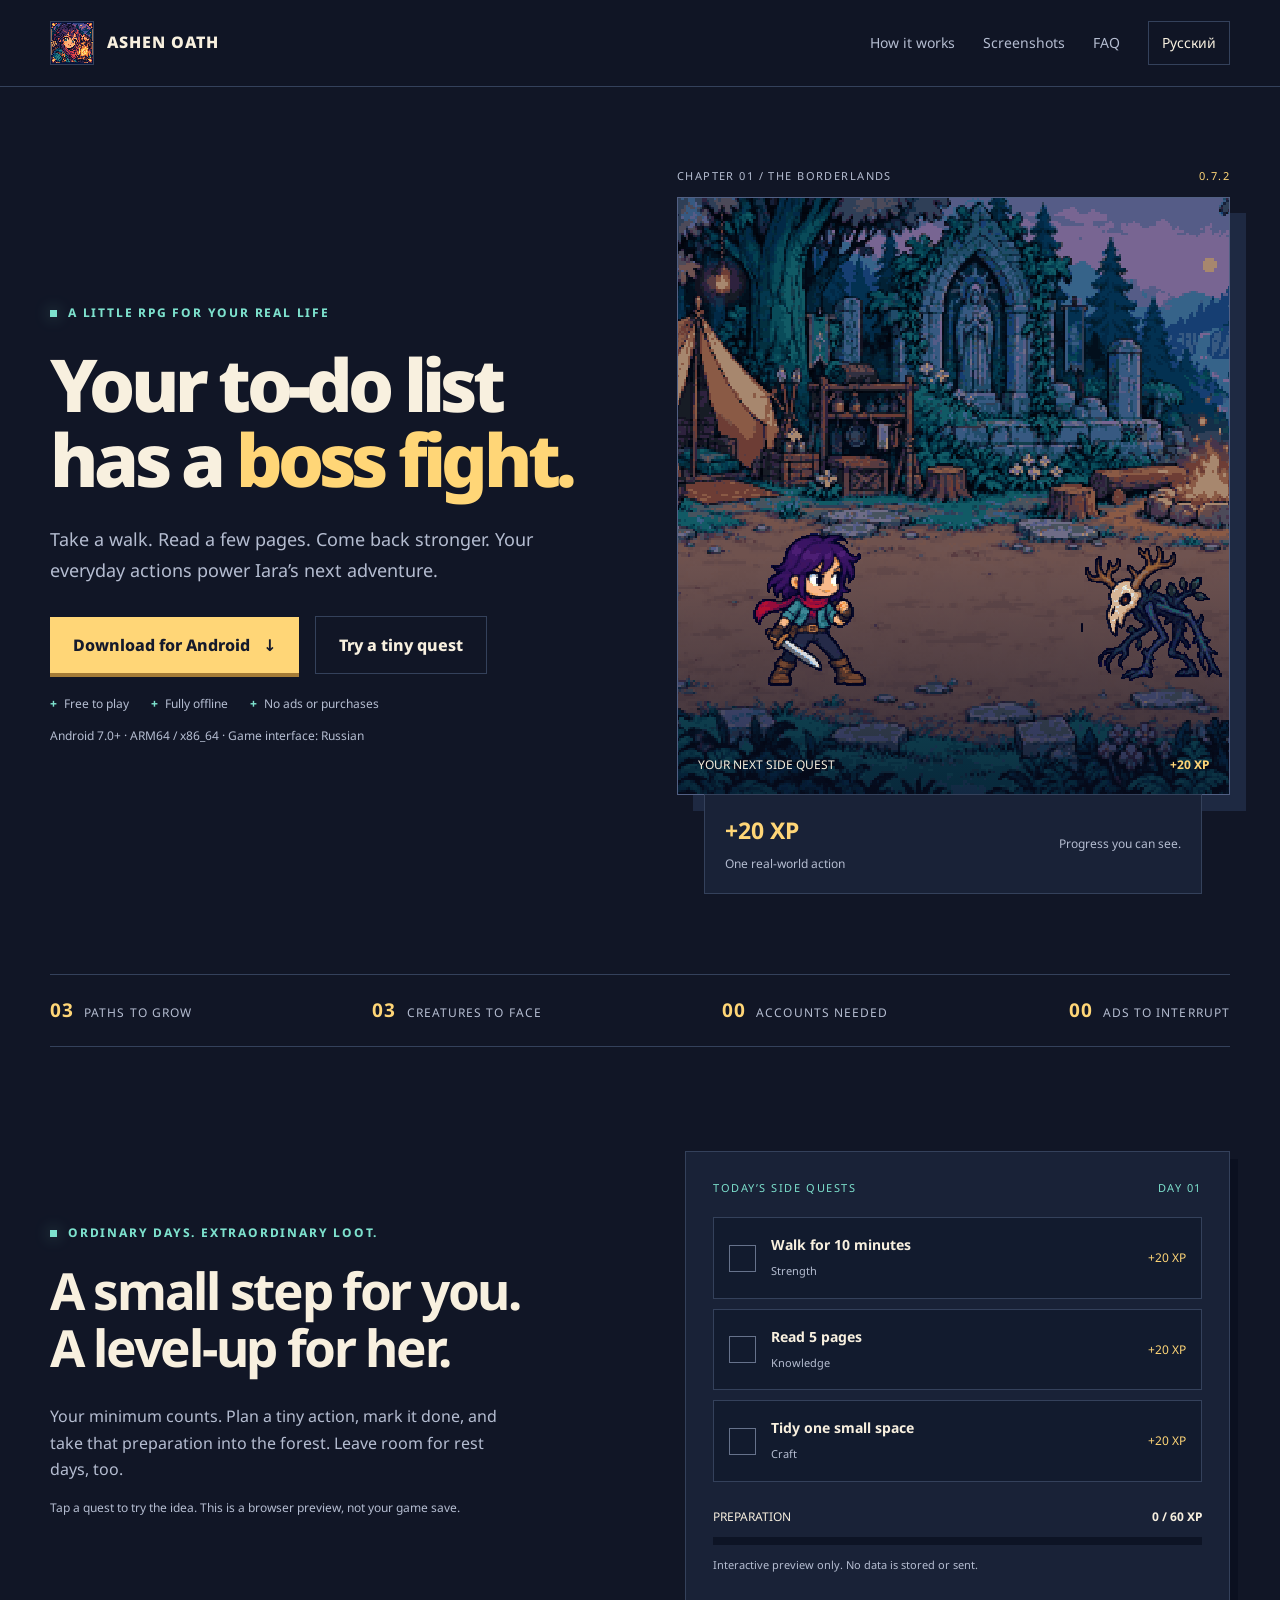
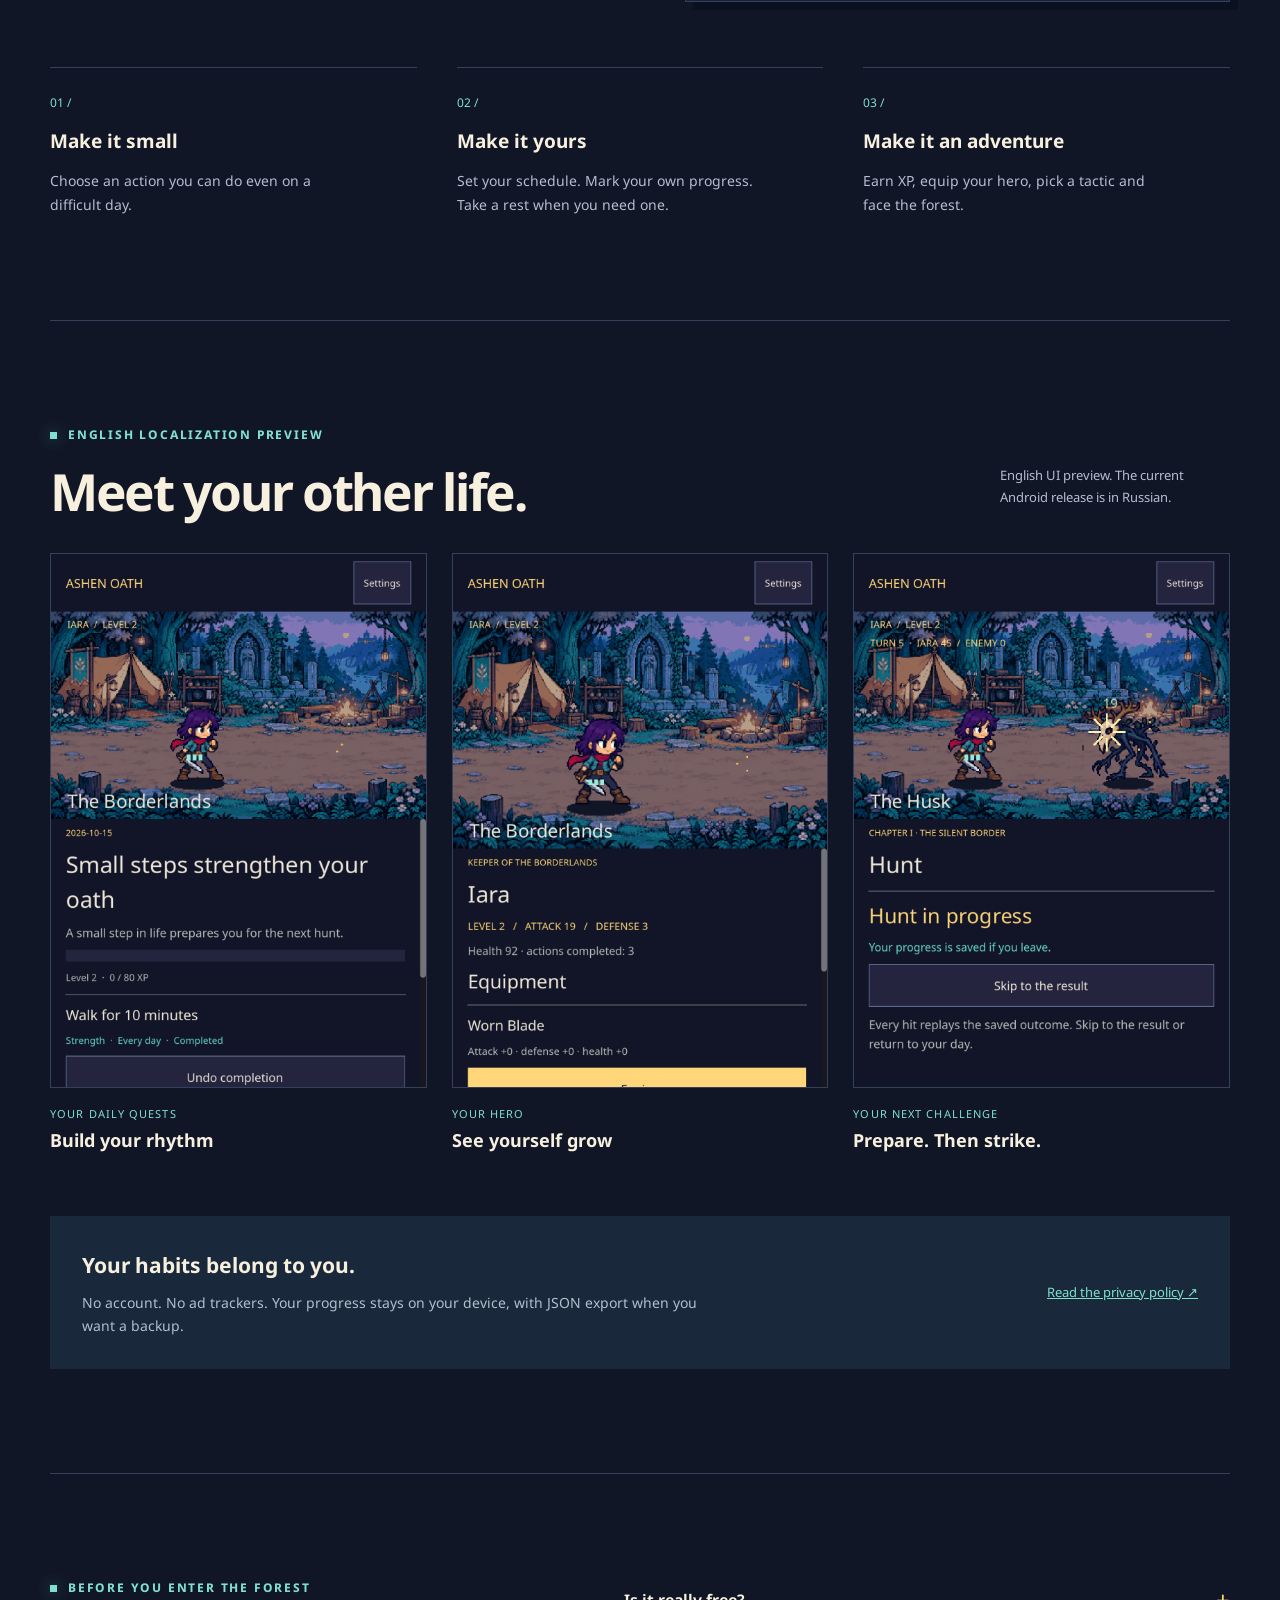
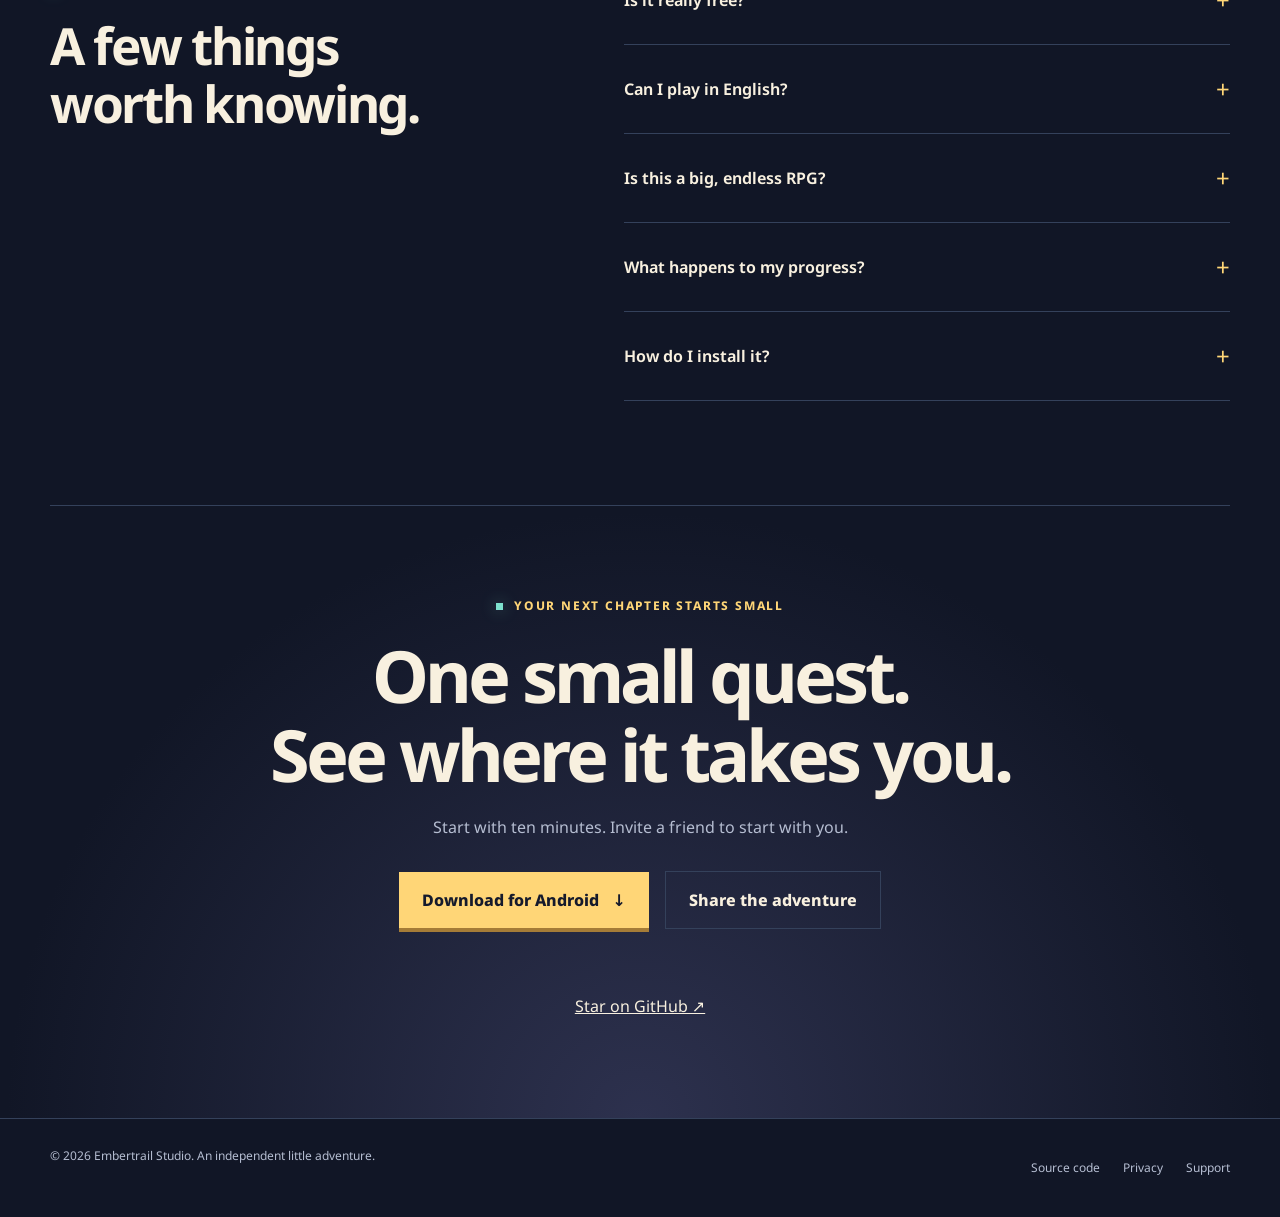
<file: docs/index.html>
<!doctype html>
<html lang="en">
<head>
<meta charset="utf-8"><meta name="viewport" content="width=device-width,initial-scale=1"><meta name="theme-color" content="#111626">
<title>Ashen Oath — Your to-do list has a boss fight.</title>
<meta name="description" content="Turn real-world habits into pixel-world victories. A free offline habit RPG for Android. No ads or purchases. Game interface in Russian.">
<link rel="canonical" href="https://edrystarz.github.io/ashen-oath/">
<link rel="alternate" hreflang="en" href="https://edrystarz.github.io/ashen-oath/"><link rel="alternate" hreflang="ru" href="https://edrystarz.github.io/ashen-oath/ru/">
<meta property="og:type" content="website"><meta property="og:title" content="Ashen Oath — Your to-do list has a boss fight."><meta property="og:description" content="Small real-world steps. Pixel-world victories. A free offline Android RPG."><meta property="og:url" content="https://edrystarz.github.io/ashen-oath/"><meta property="og:image" content="https://edrystarz.github.io/ashen-oath/site-assets/social-card.png"><meta name="twitter:card" content="summary_large_image">
<link rel="icon" href="site-assets/icon.png"><link rel="stylesheet" href="site.css"><script src="site.js" defer></script>
</head>
<body id="top" data-copied="Link copied. Send it to your party." data-share-fallback="Copy this address to share:">
<a class="skip" href="#main">Skip to content</a>
<header><nav class="wrap" aria-label="Main navigation"><a class="brand" href="#top"><img src="site-assets/icon.png" width="44" height="44" alt=""><span>ASHEN OATH</span></a><div class="nav-links"><a href="#quest">How it works</a><a href="#screens">Screenshots</a><a href="#faq">FAQ</a><a class="lang" href="ru/" lang="ru">Русский</a></div></nav></header>
<main id="main"><div class="wrap">
<section class="hero"><div><div class="eyebrow">A LITTLE RPG FOR YOUR REAL LIFE</div><h1>Your to-do list<br>has a <span>boss fight.</span></h1><p class="intro">Take a walk. Read a few pages. Come back stronger. Your everyday actions power Iara’s next adventure.</p><div class="actions"><a class="button download" href="https://github.com/EdryStarz/ashen-oath/releases/download/v0.7.2/ashen-oath-0.7.2-release.apk">Download for Android <span aria-hidden="true">↓</span></a><a class="button secondary" href="#quest">Try a tiny quest</a></div><div class="facts"><span>Free to play</span><span>Fully offline</span><span>No ads or purchases</span></div><p class="small">Android 7.0+ · ARM64 / x86_64 · Game interface: Russian</p></div><div class="world" role="img" aria-label="Iara faces a forest creature in the pixel camp"><div class="world-label"><span>CHAPTER 01 / THE BORDERLANDS</span><span>0.7.2</span></div><div class="stage"><div class="sprite iara"></div><div class="sprite husk"></div><div class="stage-tag"><span>YOUR NEXT SIDE QUEST</span><b>+20 XP</b></div></div><div class="world-note"><div><strong>+20 XP</strong><br><span>One real-world action</span></div><span>Progress you can see.</span></div></div></section>
<div class="ribbon"><span><b>03</b>Paths to grow</span><span><b>03</b>Creatures to face</span><span><b>00</b>Accounts needed</span><span><b>00</b>Ads to interrupt</span></div>
<section class="section" id="quest"><div class="quest-layout"><div class="quest-copy"><div class="eyebrow">ORDINARY DAYS. EXTRAORDINARY LOOT.</div><h2>A small step for you.<br>A level-up for her.</h2><p>Your minimum counts. Plan a tiny action, mark it done, and take that preparation into the forest. Leave room for rest days, too.</p><p class="small">Tap a quest to try the idea. This is a browser preview, not your game save.</p></div><div class="quest-box"><div class="quest-top"><span>TODAY’S SIDE QUESTS</span><span>DAY 01</span></div>
<button type="button" class="quest" aria-pressed="false"><span class="quest-mark" aria-hidden="true">✓</span><span><strong>Walk for 10 minutes</strong><em>Strength</em></span><span class="xp">+20 XP</span></button>
<button type="button" class="quest" aria-pressed="false"><span class="quest-mark" aria-hidden="true">✓</span><span><strong>Read 5 pages</strong><em>Knowledge</em></span><span class="xp">+20 XP</span></button>
<button type="button" class="quest" aria-pressed="false"><span class="quest-mark" aria-hidden="true">✓</span><span><strong>Tidy one small space</strong><em>Craft</em></span><span class="xp">+20 XP</span></button>
<div class="progress-top"><span>PREPARATION</span><strong id="xp-value" aria-live="polite">0 / 60 XP</strong></div><div class="xp-bar" role="progressbar" aria-label="Preparation" aria-valuemin="0" aria-valuemax="60" aria-valuenow="0"><div class="xp-fill"></div></div><p class="demo-note">Interactive preview only. No data is stored or sent.</p></div></div>
<div class="steps"><div><span class="step-number">01 /</span><h3>Make it small</h3><p>Choose an action you can do even on a difficult day.</p></div><div><span class="step-number">02 /</span><h3>Make it yours</h3><p>Set your schedule. Mark your own progress. Take a rest when you need one.</p></div><div><span class="step-number">03 /</span><h3>Make it an adventure</h3><p>Earn XP, equip your hero, pick a tactic and face the forest.</p></div></div></section>
<section class="section" id="screens"><div class="gallery-head" lang="en"><div><div class="eyebrow">ENGLISH LOCALIZATION PREVIEW</div><h2>Meet your other life.</h2></div><p>English UI preview. The current Android release is in Russian.</p></div><div class="screens" lang="en">
<button class="screen" data-image="site-assets/screen-habits-en.png" aria-label="Daily quests"><figure><img src="site-assets/screen-habits-en.png" width="1080" height="1920" loading="lazy" alt="English preview of the habit planner"></figure><small>YOUR DAILY QUESTS</small><b>Build your rhythm</b></button>
<button class="screen" data-image="site-assets/screen-hero-en.png" aria-label="Your hero"><figure><img src="site-assets/screen-hero-en.png" width="1080" height="1920" loading="lazy" alt="English preview of Iara and her equipment"></figure><small>YOUR HERO</small><b>See yourself grow</b></button>
<button class="screen" data-image="site-assets/screen-battle-en.png" aria-label="Battle"><figure><img src="site-assets/screen-battle-en.png" width="1080" height="1920" loading="lazy" alt="English preview of the forest battle"></figure><small>YOUR NEXT CHALLENGE</small><b>Prepare. Then strike.</b></button></div>
<div class="privacy-strip"><div><h3>Your habits belong to you.</h3><p>No account. No ad trackers. Your progress stays on your device, with JSON export when you want a backup.</p></div><a href="rustore/privacy-policy.html">Read the privacy policy ↗</a></div></section>
<section class="section faq-grid" id="faq"><div><div class="eyebrow">BEFORE YOU ENTER THE FOREST</div><h2>A few things<br>worth knowing.</h2></div><div>
<details><summary>Is it really free?</summary><p>Yes. This build has no ads, subscriptions or in-app purchases.</p></details>
<details><summary>Can I play in English?</summary><p>This website is bilingual. The current Android game interface is Russian. An English game translation is not included in version 0.7.2.</p></details>
<details><summary>Is this a big, endless RPG?</summary><p>It is a small first chapter: three creatures, progression, equipment and a habit planner. No multiplayer, cloud sync or reminders yet.</p></details>
<details><summary>What happens to my progress?</summary><p>It is saved locally. Export your JSON from the Journal before uninstalling or changing from an old debug build to a release build. Deleting the app without a backup removes local progress.</p></details>
<details><summary>How do I install it?</summary><p>Download the APK from our GitHub release, open it on a compatible Android device and allow installation from that source when Android asks. You need Android 7.0+ and a 64-bit ARM or x86 device.</p></details>
</div></section></div>
<section class="closing"><div class="wrap"><div class="eyebrow">YOUR NEXT CHAPTER STARTS SMALL</div><h2>One small quest.<br>See where it takes you.</h2><p>Start with ten minutes. Invite a friend to start with you.</p><div class="actions"><a class="button download" href="https://github.com/EdryStarz/ashen-oath/releases/download/v0.7.2/ashen-oath-0.7.2-release.apk">Download for Android <span aria-hidden="true">↓</span></a><button class="button secondary share" type="button">Share the adventure</button></div><p class="share-status" role="status" aria-live="polite"></p><a href="https://github.com/EdryStarz/ashen-oath">Star on GitHub ↗</a></div></section>
</main><footer><div class="wrap footer-row"><span>© 2026 Embertrail Studio. An independent little adventure.</span><div class="footer-links"><a href="https://github.com/EdryStarz/ashen-oath">Source code</a><a href="rustore/privacy-policy.html">Privacy</a><a href="mailto:edrystars@gmail.com">Support</a></div></div></footer>
<dialog id="screenshot-dialog"><img alt=""><button type="button" data-close>Close screenshot</button></dialog>
</body></html>
</file>
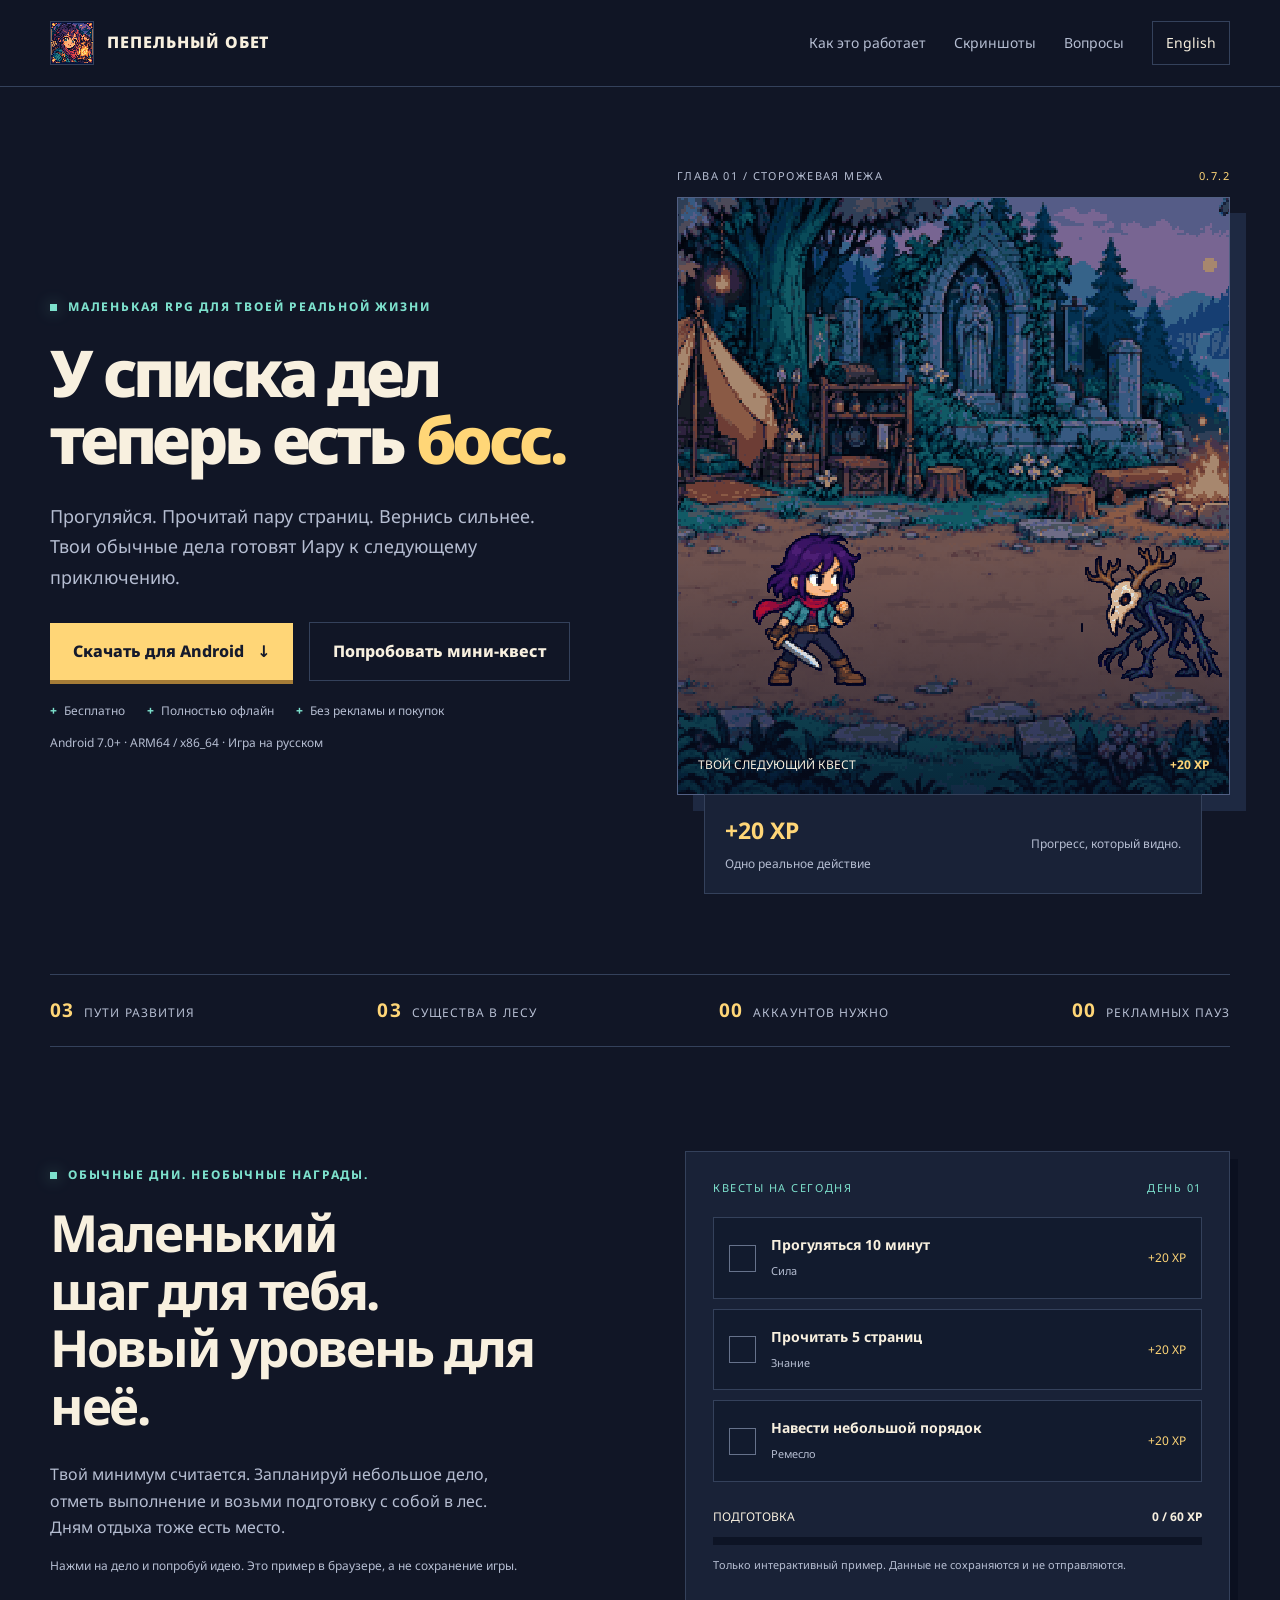
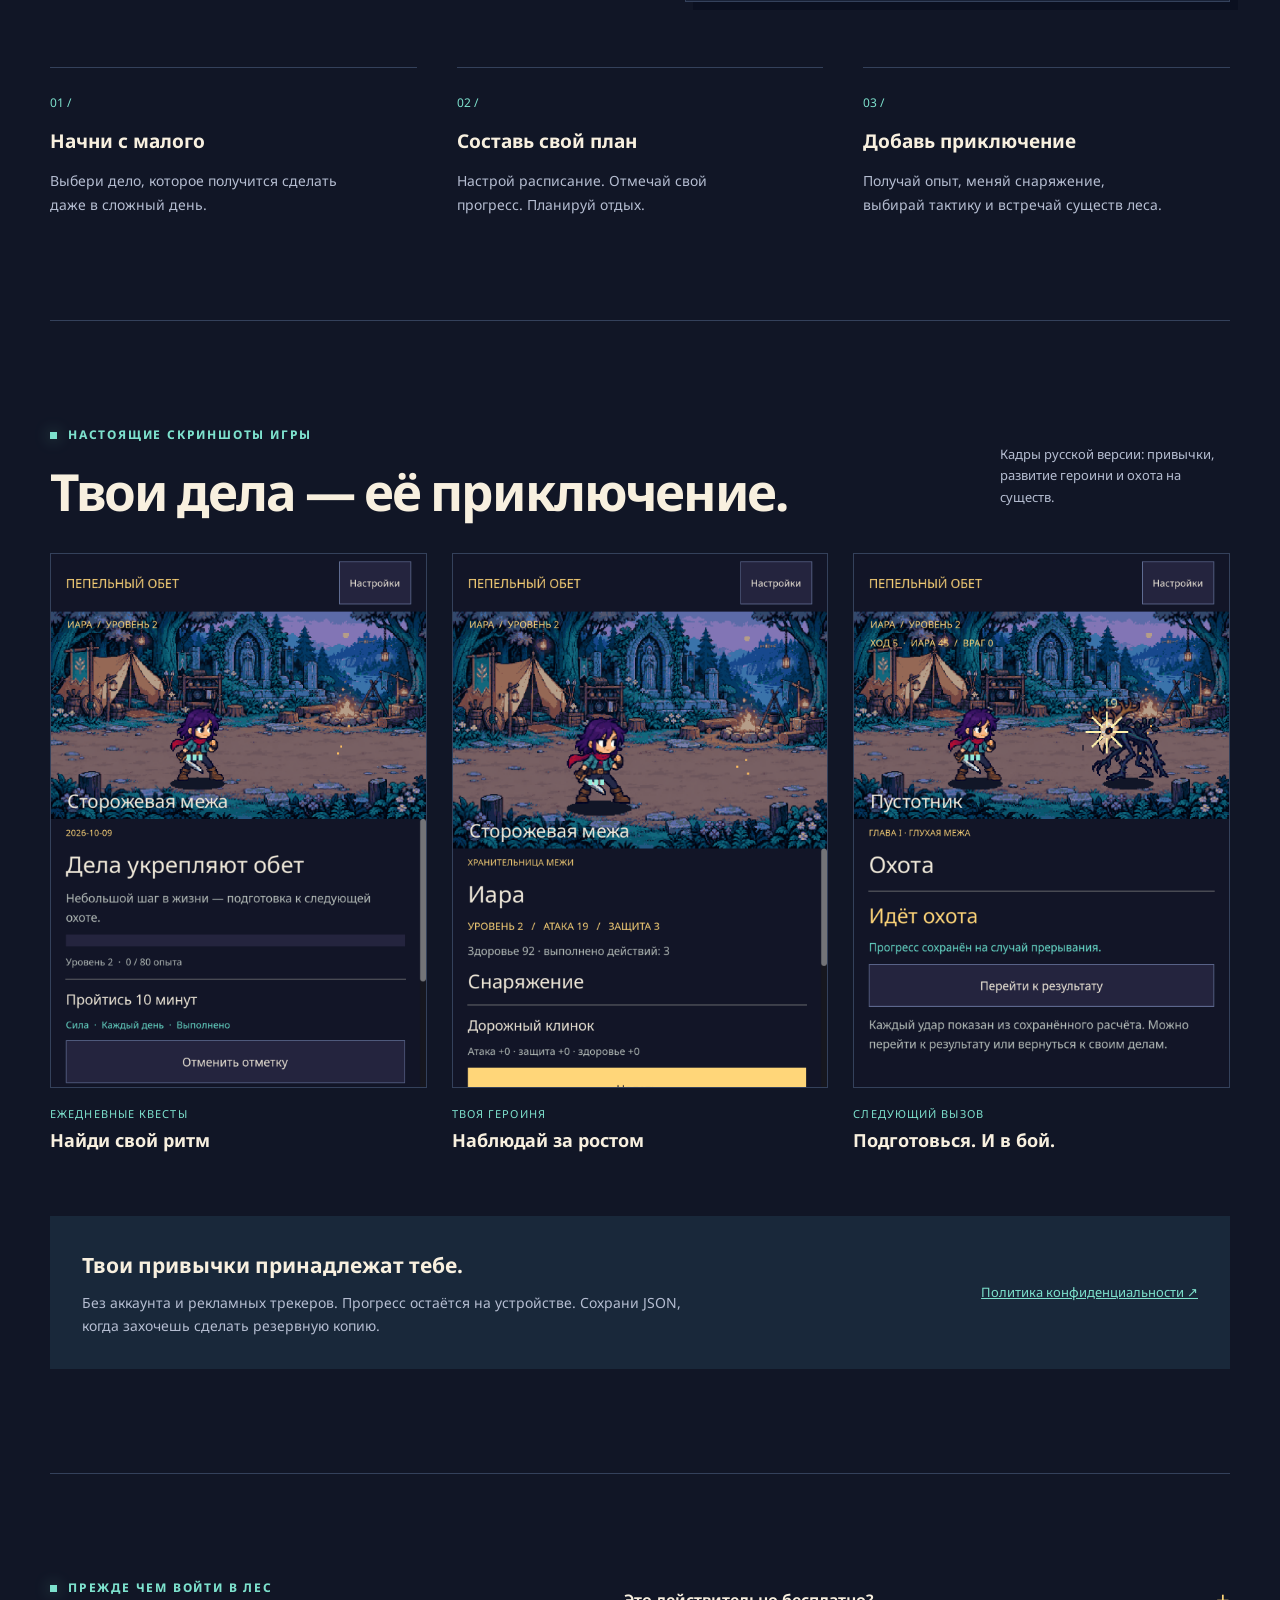
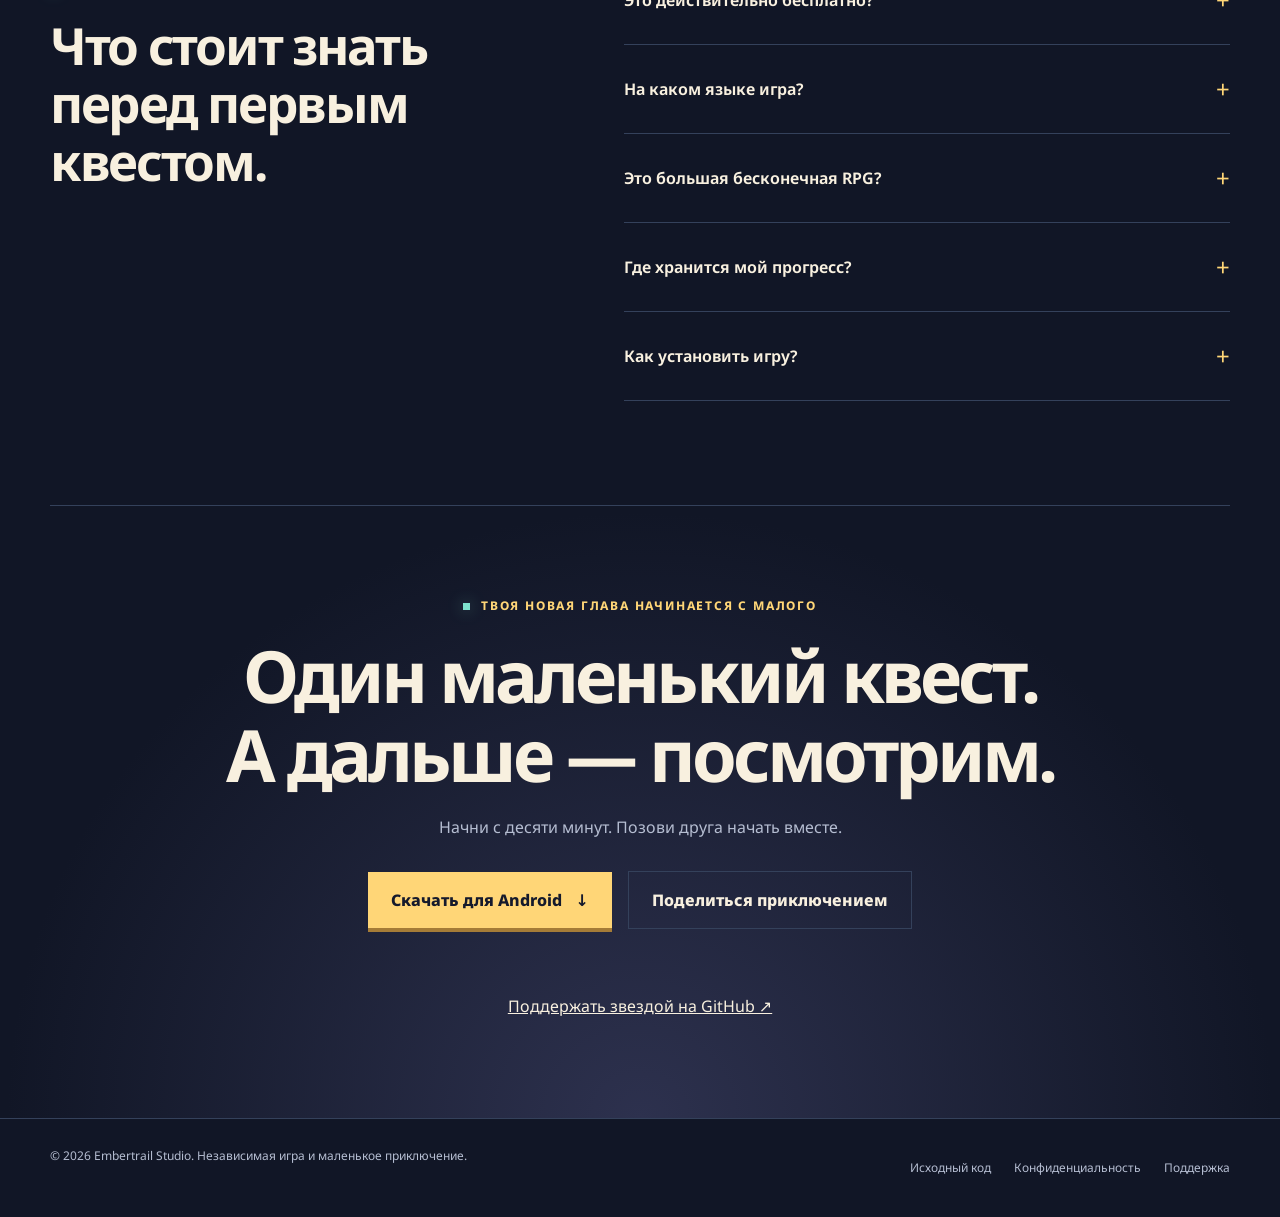
<file: docs/ru/index.html>
<!doctype html>
<html lang="ru">
<head>
<meta charset="utf-8"><meta name="viewport" content="width=device-width,initial-scale=1"><meta name="theme-color" content="#111626">
<title>Пепельный обет — у списка дел теперь есть босс.</title>
<meta name="description" content="Превращай реальные привычки в победы пиксельного героя. Бесплатная офлайн RPG для Android без рекламы и покупок.">
<link rel="canonical" href="https://edrystarz.github.io/ashen-oath/ru/">
<link rel="alternate" hreflang="en" href="https://edrystarz.github.io/ashen-oath/"><link rel="alternate" hreflang="ru" href="https://edrystarz.github.io/ashen-oath/ru/">
<meta property="og:type" content="website"><meta property="og:title" content="Пепельный обет — у списка дел теперь есть босс."><meta property="og:description" content="Маленькие реальные шаги. Победы пиксельного героя. Бесплатная офлайн RPG для Android."><meta property="og:url" content="https://edrystarz.github.io/ashen-oath/ru/"><meta property="og:image" content="https://edrystarz.github.io/ashen-oath/site-assets/social-card.png"><meta name="twitter:card" content="summary_large_image">
<link rel="icon" href="../site-assets/icon.png"><link rel="stylesheet" href="../site.css"><script src="../site.js" defer></script>
</head>
<body id="top" data-copied="Ссылка скопирована. Отправь её своей команде." data-share-fallback="Скопируй адрес и поделись приключением:">
<a class="skip" href="#main">Перейти к содержимому</a>
<header><nav class="wrap" aria-label="Основная навигация"><a class="brand" href="#top"><img src="../site-assets/icon.png" width="44" height="44" alt=""><span>ПЕПЕЛЬНЫЙ ОБЕТ</span></a><div class="nav-links"><a href="#quest">Как это работает</a><a href="#screens">Скриншоты</a><a href="#faq">Вопросы</a><a class="lang" href="../" lang="en">English</a></div></nav></header>
<main id="main"><div class="wrap">
<section class="hero"><div><div class="eyebrow">МАЛЕНЬКАЯ RPG ДЛЯ ТВОЕЙ РЕАЛЬНОЙ ЖИЗНИ</div><h1>У списка дел<br>теперь есть <span>босс.</span></h1><p class="intro">Прогуляйся. Прочитай пару страниц. Вернись сильнее. Твои обычные дела готовят Иару к следующему приключению.</p><div class="actions"><a class="button download" href="https://github.com/EdryStarz/ashen-oath/releases/download/v0.7.2/ashen-oath-0.7.2-release.apk">Скачать для Android <span aria-hidden="true">↓</span></a><a class="button secondary" href="#quest">Попробовать мини-квест</a></div><div class="facts"><span>Бесплатно</span><span>Полностью офлайн</span><span>Без рекламы и покупок</span></div><p class="small">Android 7.0+ · ARM64 / x86_64 · Игра на русском</p></div><div class="world" role="img" aria-label="Иара и лесное существо в пиксельном лагере"><div class="world-label"><span>ГЛАВА 01 / СТОРОЖЕВАЯ МЕЖА</span><span>0.7.2</span></div><div class="stage"><div class="sprite iara"></div><div class="sprite husk"></div><div class="stage-tag"><span>ТВОЙ СЛЕДУЮЩИЙ КВЕСТ</span><b>+20 XP</b></div></div><div class="world-note"><div><strong>+20 XP</strong><br><span>Одно реальное действие</span></div><span>Прогресс, который видно.</span></div></div></section>
<div class="ribbon"><span><b>03</b>Пути развития</span><span><b>03</b>Существа в лесу</span><span><b>00</b>Аккаунтов нужно</span><span><b>00</b>Рекламных пауз</span></div>
<section class="section" id="quest"><div class="quest-layout"><div class="quest-copy"><div class="eyebrow">ОБЫЧНЫЕ ДНИ. НЕОБЫЧНЫЕ НАГРАДЫ.</div><h2>Маленький шаг для тебя.<br>Новый уровень для неё.</h2><p>Твой минимум считается. Запланируй небольшое дело, отметь выполнение и возьми подготовку с собой в лес. Дням отдыха тоже есть место.</p><p class="small">Нажми на дело и попробуй идею. Это пример в браузере, а не сохранение игры.</p></div><div class="quest-box"><div class="quest-top"><span>КВЕСТЫ НА СЕГОДНЯ</span><span>ДЕНЬ 01</span></div>
<button type="button" class="quest" aria-pressed="false"><span class="quest-mark" aria-hidden="true">✓</span><span><strong>Прогуляться 10 минут</strong><em>Сила</em></span><span class="xp">+20 XP</span></button>
<button type="button" class="quest" aria-pressed="false"><span class="quest-mark" aria-hidden="true">✓</span><span><strong>Прочитать 5 страниц</strong><em>Знание</em></span><span class="xp">+20 XP</span></button>
<button type="button" class="quest" aria-pressed="false"><span class="quest-mark" aria-hidden="true">✓</span><span><strong>Навести небольшой порядок</strong><em>Ремесло</em></span><span class="xp">+20 XP</span></button>
<div class="progress-top"><span>ПОДГОТОВКА</span><strong id="xp-value" aria-live="polite">0 / 60 XP</strong></div><div class="xp-bar" role="progressbar" aria-label="Подготовка" aria-valuemin="0" aria-valuemax="60" aria-valuenow="0"><div class="xp-fill"></div></div><p class="demo-note">Только интерактивный пример. Данные не сохраняются и не отправляются.</p></div></div>
<div class="steps"><div><span class="step-number">01 /</span><h3>Начни с малого</h3><p>Выбери дело, которое получится сделать даже в сложный день.</p></div><div><span class="step-number">02 /</span><h3>Составь свой план</h3><p>Настрой расписание. Отмечай свой прогресс. Планируй отдых.</p></div><div><span class="step-number">03 /</span><h3>Добавь приключение</h3><p>Получай опыт, меняй снаряжение, выбирай тактику и встречай существ леса.</p></div></div></section>
<section class="section" id="screens"><div class="gallery-head" lang="ru"><div><div class="eyebrow">НАСТОЯЩИЕ СКРИНШОТЫ ИГРЫ</div><h2>Твои дела — её приключение.</h2></div><p>Кадры русской версии: привычки, развитие героини и охота на существ.</p></div><div class="screens" lang="ru">
<button class="screen" data-image="../site-assets/screen-habits.png" aria-label="Ежедневные квесты"><figure><img src="../site-assets/screen-habits.png" width="1080" height="1920" loading="lazy" alt="Планировщик привычек с русским интерфейсом"></figure><small>ЕЖЕДНЕВНЫЕ КВЕСТЫ</small><b>Найди свой ритм</b></button>
<button class="screen" data-image="../site-assets/screen-hero.png" aria-label="Твоя героиня"><figure><img src="../site-assets/screen-hero.png" width="1080" height="1920" loading="lazy" alt="Иара, уровень героя и снаряжение на русском"></figure><small>ТВОЯ ГЕРОИНЯ</small><b>Наблюдай за ростом</b></button>
<button class="screen" data-image="../site-assets/screen-battle.png" aria-label="Бой"><figure><img src="../site-assets/screen-battle.png" width="1080" height="1920" loading="lazy" alt="Охота на Пустотника с русским интерфейсом"></figure><small>СЛЕДУЮЩИЙ ВЫЗОВ</small><b>Подготовься. И в бой.</b></button></div>
<div class="privacy-strip"><div><h3>Твои привычки принадлежат тебе.</h3><p>Без аккаунта и рекламных трекеров. Прогресс остаётся на устройстве. Сохрани JSON, когда захочешь сделать резервную копию.</p></div><a href="../rustore/privacy-policy.html">Политика конфиденциальности ↗</a></div></section>
<section class="section faq-grid" id="faq"><div><div class="eyebrow">ПРЕЖДЕ ЧЕМ ВОЙТИ В ЛЕС</div><h2>Что стоит знать<br>перед первым квестом.</h2></div><div>
<details><summary>Это действительно бесплатно?</summary><p>Да. В этой версии нет рекламы, подписок и встроенных покупок.</p></details>
<details><summary>На каком языке игра?</summary><p>Сайт доступен на русском и английском. Текущий интерфейс Android-игры — на русском. Английского перевода самой игры в версии 0.7.2 пока нет.</p></details>
<details><summary>Это большая бесконечная RPG?</summary><p>Это небольшая первая глава: три существа, развитие героя, снаряжение и планировщик привычек. Мультиплеера, облачной синхронизации и напоминаний пока нет.</p></details>
<details><summary>Где хранится мой прогресс?</summary><p>На устройстве. Перед удалением приложения или переходом со старой debug-сборки на release экспортируй JSON через «Журнал». Без резервной копии удаление приложения приведёт к потере локального прогресса.</p></details>
<details><summary>Как установить игру?</summary><p>Скачай APK из нашего релиза GitHub, открой его на совместимом Android-устройстве и разреши установку из этого источника, если Android попросит. Нужны Android 7.0+ и 64-битное ARM- или x86-устройство.</p></details>
</div></section></div>
<section class="closing"><div class="wrap"><div class="eyebrow">ТВОЯ НОВАЯ ГЛАВА НАЧИНАЕТСЯ С МАЛОГО</div><h2>Один маленький квест.<br>А дальше — посмотрим.</h2><p>Начни с десяти минут. Позови друга начать вместе.</p><div class="actions"><a class="button download" href="https://github.com/EdryStarz/ashen-oath/releases/download/v0.7.2/ashen-oath-0.7.2-release.apk">Скачать для Android <span aria-hidden="true">↓</span></a><button class="button secondary share" type="button">Поделиться приключением</button></div><p class="share-status" role="status" aria-live="polite"></p><a href="https://github.com/EdryStarz/ashen-oath">Поддержать звездой на GitHub ↗</a></div></section>
</main><footer><div class="wrap footer-row"><span>© 2026 Embertrail Studio. Независимая игра и маленькое приключение.</span><div class="footer-links"><a href="https://github.com/EdryStarz/ashen-oath">Исходный код</a><a href="../rustore/privacy-policy.html">Конфиденциальность</a><a href="mailto:edrystars@gmail.com">Поддержка</a></div></div></footer>
<dialog id="screenshot-dialog"><img alt=""><button type="button" data-close>Закрыть скриншот</button></dialog>
</body></html>
</file>
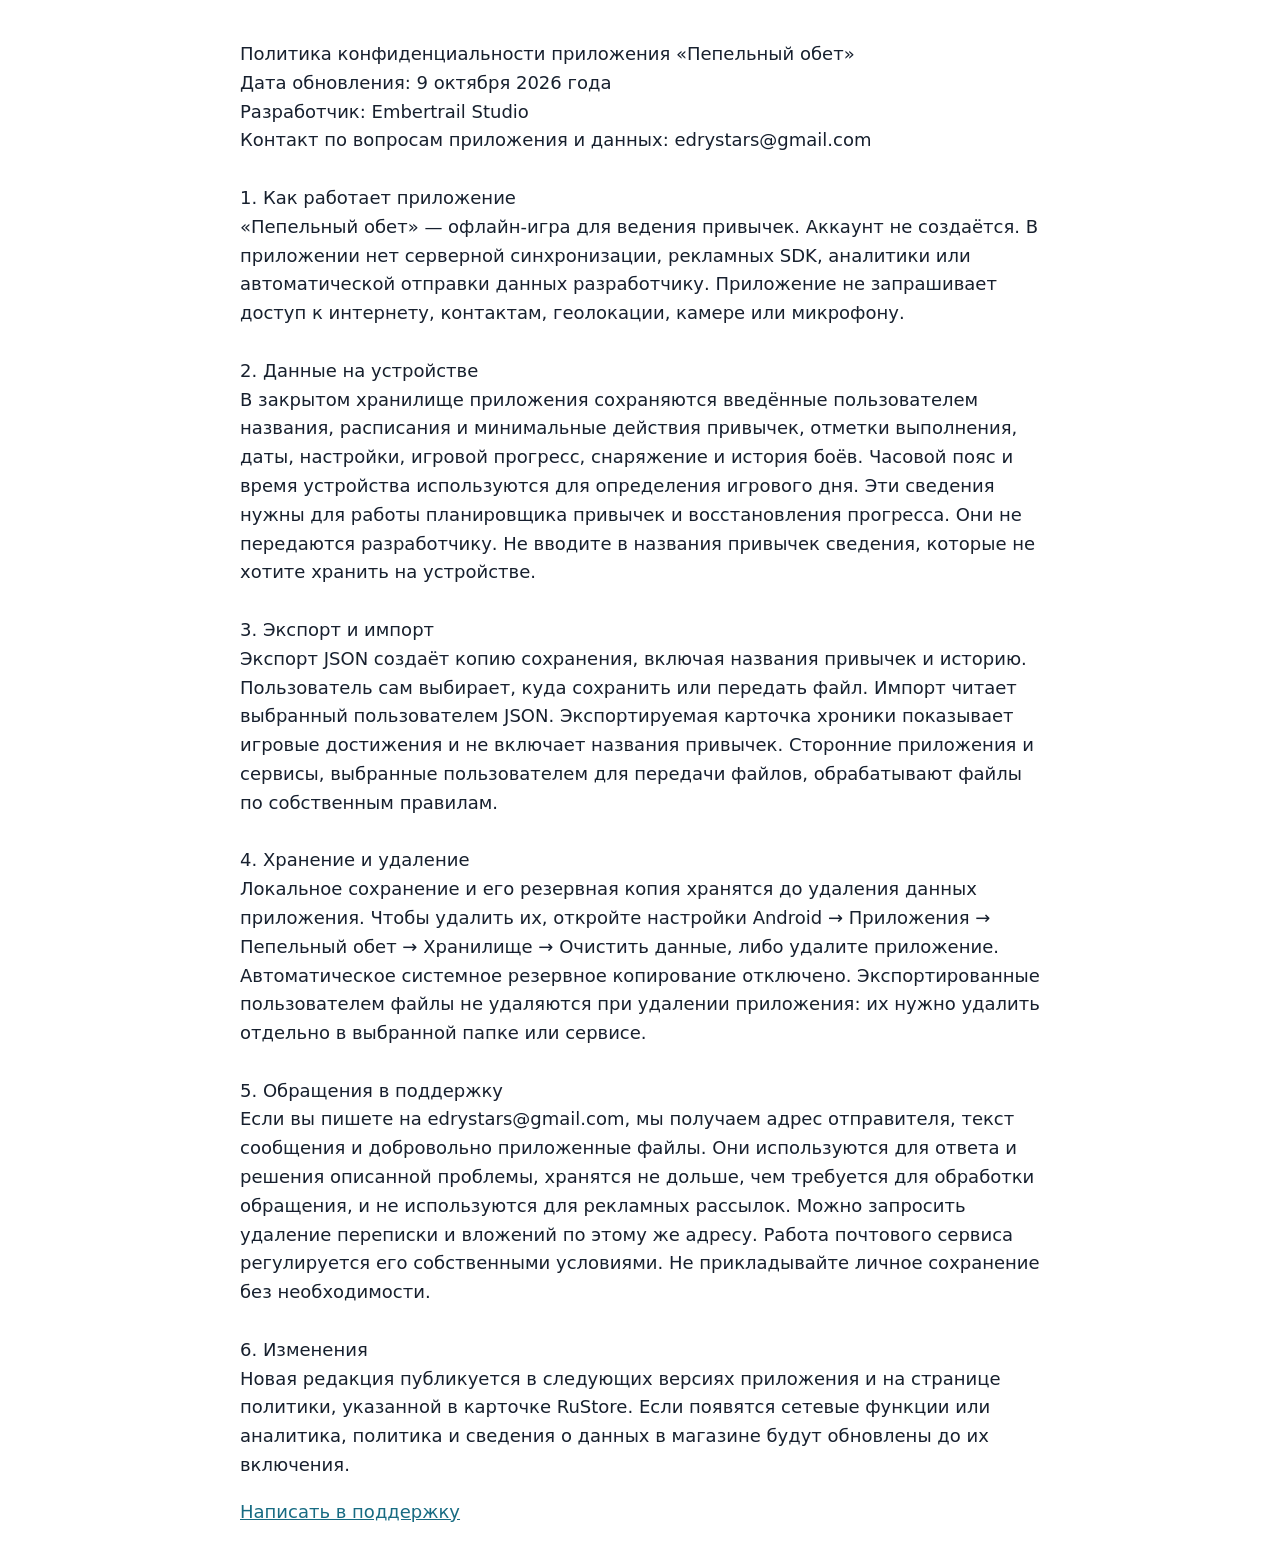
<file: docs/rustore/privacy-policy.html>
<!doctype html><html lang="ru"><meta charset="utf-8"><meta name="viewport" content="width=device-width,initial-scale=1"><title>Пепельный обет — конфиденциальность</title><style>body{max-width:800px;margin:40px auto;padding:0 20px;font:18px/1.6 system-ui;color:#17202e}pre{white-space:pre-wrap;font:inherit}a{color:#176b82}</style><main><pre>Политика конфиденциальности приложения «Пепельный обет»
Дата обновления: 9 октября 2026 года
Разработчик: Embertrail Studio
Контакт по вопросам приложения и данных: edrystars@gmail.com

1. Как работает приложение
«Пепельный обет» — офлайн-игра для ведения привычек. Аккаунт не создаётся. В приложении нет серверной синхронизации, рекламных SDK, аналитики или автоматической отправки данных разработчику. Приложение не запрашивает доступ к интернету, контактам, геолокации, камере или микрофону.

2. Данные на устройстве
В закрытом хранилище приложения сохраняются введённые пользователем названия, расписания и минимальные действия привычек, отметки выполнения, даты, настройки, игровой прогресс, снаряжение и история боёв. Часовой пояс и время устройства используются для определения игрового дня. Эти сведения нужны для работы планировщика привычек и восстановления прогресса. Они не передаются разработчику. Не вводите в названия привычек сведения, которые не хотите хранить на устройстве.

3. Экспорт и импорт
Экспорт JSON создаёт копию сохранения, включая названия привычек и историю. Пользователь сам выбирает, куда сохранить или передать файл. Импорт читает выбранный пользователем JSON. Экспортируемая карточка хроники показывает игровые достижения и не включает названия привычек. Сторонние приложения и сервисы, выбранные пользователем для передачи файлов, обрабатывают файлы по собственным правилам.

4. Хранение и удаление
Локальное сохранение и его резервная копия хранятся до удаления данных приложения. Чтобы удалить их, откройте настройки Android → Приложения → Пепельный обет → Хранилище → Очистить данные, либо удалите приложение. Автоматическое системное резервное копирование отключено. Экспортированные пользователем файлы не удаляются при удалении приложения: их нужно удалить отдельно в выбранной папке или сервисе.

5. Обращения в поддержку
Если вы пишете на edrystars@gmail.com, мы получаем адрес отправителя, текст сообщения и добровольно приложенные файлы. Они используются для ответа и решения описанной проблемы, хранятся не дольше, чем требуется для обработки обращения, и не используются для рекламных рассылок. Можно запросить удаление переписки и вложений по этому же адресу. Работа почтового сервиса регулируется его собственными условиями. Не прикладывайте личное сохранение без необходимости.

6. Изменения
Новая редакция публикуется в следующих версиях приложения и на странице политики, указанной в карточке RuStore. Если появятся сетевые функции или аналитика, политика и сведения о данных в магазине будут обновлены до их включения.
</pre><p><a href="mailto:edrystars@gmail.com">Написать в поддержку</a></p></main></html>
</file>
<file: docs/site.css>
@font-face{font-family:Oath;src:url('site-assets/NotoSans.ttf') format('truetype');font-display:swap;font-weight:100 900}
:root{--bg:#111626;--panel:#192237;--ink:#f8f0df;--muted:#b5bdd1;--gold:#ffd677;--mint:#7de1cd;--line:#34415b;--pink:#ed719d;color-scheme:dark}
*{box-sizing:border-box}html{scroll-behavior:smooth;scroll-padding-top:95px}body{margin:0;background:var(--bg);color:var(--ink);font:16px/1.65 Oath,system-ui,sans-serif}button,a{-webkit-tap-highlight-color:transparent}a{color:inherit}button{font:inherit}button,a{touch-action:manipulation}button{cursor:pointer}a:focus-visible,button:focus-visible{outline:3px solid var(--mint);outline-offset:6px}button:disabled{cursor:default}img{max-width:100%;height:auto}.wrap{width:min(1180px,calc(100% - 64px));margin:auto}.skip{position:fixed;top:-80px;left:20px;z-index:20;background:var(--gold);color:var(--bg);padding:12px}.skip:focus{top:10px}
header{border-bottom:1px solid var(--line);background:#111626ed;position:sticky;top:0;z-index:10;backdrop-filter:blur(14px)}nav{min-height:86px;display:flex;align-items:center;justify-content:space-between;gap:24px}.brand{display:flex;align-items:center;gap:13px;text-decoration:none;font-weight:850;letter-spacing:.06em;line-height:1.2}.brand img{width:44px;height:44px;image-rendering:pixelated;border:1px solid var(--line)}.nav-links{display:flex;align-items:center;gap:28px}.nav-links>a{font-size:14px;text-decoration:none;color:var(--muted)}.nav-links>a:hover{color:var(--gold)}.lang{padding:8px 13px;border:1px solid var(--line);color:var(--ink)!important;min-height:44px;display:grid;place-items:center}.eyebrow{font-size:12px;font-weight:750;letter-spacing:.15em;color:var(--mint);text-transform:uppercase}.eyebrow:before{content:'';display:inline-block;width:7px;height:7px;background:var(--mint);margin-right:11px;box-shadow:0 0 16px #7de1cd70}
.hero{display:grid;grid-template-columns:1.05fr 1fr;gap:46px;align-items:center;padding:80px 0 58px}.hero h1{font-size:clamp(3.2rem,5.7vw,5.5rem);line-height:1.03;letter-spacing:-.065em;margin:23px 0 28px;font-weight:850;text-wrap:balance}.hero h1 span{color:var(--gold)}html:lang(ru) .hero h1{font-size:clamp(2.8rem,5.05vw,5rem)}.intro{font-size:18px;color:var(--muted);max-width:490px;line-height:1.7}.actions{display:flex;flex-wrap:wrap;align-items:center;gap:16px;margin:30px 0 18px}.button{min-height:56px;padding:15px 23px;display:inline-flex;align-items:center;justify-content:center;gap:13px;background:var(--gold);color:#151a2c;text-decoration:none;border:0;font-weight:800;box-shadow:0 4px 0 #a57c37;transition:transform .18s,background .18s}.button:hover{transform:translateY(-2px);background:#ffe4a4}.button svg{width:18px;height:18px;flex-shrink:0}.button.secondary{background:transparent;color:var(--ink);box-shadow:none;border:1px solid var(--line)}.small{font-size:12px;color:var(--muted)}.facts{display:flex;gap:22px;flex-wrap:wrap;font-size:12px;color:var(--muted);margin:20px 0 8px}.facts span:before{content:'+';color:var(--mint);font-weight:800;margin-right:7px}
.world{position:relative;min-width:0}.world-label{display:flex;justify-content:space-between;gap:12px;font-size:11px;letter-spacing:.13em;color:var(--muted);margin-bottom:12px}.world-label span:last-child{color:var(--gold)}.stage{aspect-ratio:1/1.08;position:relative;overflow:hidden;border:1px solid #526084;background:url('site-assets/camp.png') center/cover;image-rendering:pixelated;box-shadow:16px 16px 0 #1e2942}.stage:after{content:'';position:absolute;inset:0;pointer-events:none;background:linear-gradient(transparent 60%,#080e2490)}.sprite{position:absolute;width:144px;height:128px;background:url('site-assets/actors.png');background-size:576px 256px;image-rendering:pixelated;z-index:1;transform-origin:bottom center}.iara{left:11%;bottom:17%;transform:scale(1.5);animation:breathe 2.4s steps(2,end) infinite}.husk{right:0;bottom:18%;background-position:0 -128px;transform:scale(-1.35,1.35)}.stage-tag{position:absolute;bottom:19px;left:20px;right:20px;display:flex;justify-content:space-between;gap:10px;font-size:12px;z-index:2}.stage-tag b{color:var(--gold)}.world-note{position:relative;display:flex;align-items:center;justify-content:space-between;gap:15px;background:var(--panel);border:1px solid var(--line);padding:17px 20px;width:90%;margin:-1px auto 0;z-index:3}.world-note strong{color:var(--gold);font-size:23px}.world-note span{font-size:12px;color:var(--muted)}@keyframes breathe{50%{transform:translateY(-3px) scale(1.5)}}
.ribbon{border-top:1px solid var(--line);border-bottom:1px solid var(--line);margin:22px 0 0;display:flex;justify-content:space-between;gap:18px;padding:20px 0;color:var(--muted);font-size:12px;letter-spacing:.09em;text-transform:uppercase}.ribbon b{color:var(--gold);font-size:19px;margin-right:10px}.section{padding:104px 0;border-bottom:1px solid var(--line)}.section h2{font-size:clamp(2rem,4vw,3.5rem);line-height:1.13;letter-spacing:-.045em;margin:19px 0 26px;text-wrap:balance}.section p{color:var(--muted)}.quest-layout{display:grid;grid-template-columns:1fr 1fr;gap:90px;align-items:center}.quest-copy p{max-width:470px}.quest-box{background:var(--panel);border:1px solid var(--line);padding:27px;box-shadow:8px 8px 0 #0b1020}.quest-top{display:flex;align-items:center;justify-content:space-between;margin-bottom:20px;font-size:11px;letter-spacing:.14em;color:var(--mint)}.quest{display:flex;align-items:center;gap:15px;width:100%;min-height:75px;background:#121b2e;border:1px solid var(--line);color:var(--ink);padding:15px;text-align:left;margin:10px 0;transition:border-color .18s}.quest:hover{border-color:var(--gold)}.quest-mark{width:27px;height:27px;border:1px solid #66728b;display:grid;place-items:center;flex-shrink:0;color:transparent}.quest[aria-pressed=true] .quest-mark{background:var(--mint);color:#111626;border-color:var(--mint)}.quest[aria-pressed=true]{border-color:#7de1cd70}.quest strong{font-size:14px;display:block}.quest em{font-style:normal;font-size:11px;color:var(--muted)}.xp{margin-left:auto;color:var(--gold);font-size:12px;white-space:nowrap}.progress-top{display:flex;justify-content:space-between;gap:10px;font-size:12px;margin:25px 0 10px}.xp-bar{height:8px;background:#0d1425}.xp-fill{height:100%;width:0;background:var(--mint);transition:width .25s}.demo-note{font-size:11px!important;margin-bottom:0}.steps{display:grid;grid-template-columns:repeat(3,1fr);gap:40px;margin-top:65px}.steps div{border-top:1px solid var(--line);padding-top:20px}.step-number{font-size:12px;color:var(--mint)}.steps h3{font-size:19px;margin:12px 0}.steps p{font-size:14px;margin:0;max-width:300px}.gallery-head{display:flex;justify-content:space-between;align-items:end;gap:32px;margin-bottom:32px}.gallery-head h2{margin-bottom:0}.gallery-head p{font-size:13px;max-width:230px}.screens{display:grid;grid-template-columns:repeat(3,1fr);gap:25px}.screen{padding:0;text-align:left;border:0;background:none;color:var(--ink);min-width:0}.screen figure{margin:0;overflow:hidden;max-height:535px;background:var(--panel);border:1px solid var(--line);transition:transform .2s,border-color .2s}.screen:hover figure{transform:translateY(-5px);border-color:var(--gold)}.screen img{display:block;width:100%;height:auto}.screen small{display:block;color:var(--mint);font-size:11px;margin-top:17px;letter-spacing:.1em}.screen b{display:block;font-size:18px;margin-top:3px}.privacy-strip{display:flex;justify-content:space-between;align-items:center;gap:45px;margin-top:60px;background:#19283a;padding:32px}.privacy-strip h3{margin:0 0 8px;font-size:21px}.privacy-strip p{margin:0;font-size:14px;max-width:630px}.privacy-strip a{color:var(--mint);font-size:13px;white-space:nowrap}.faq-grid{display:grid;grid-template-columns:1fr 1.25fr;gap:90px}details{border-bottom:1px solid var(--line);padding:22px 0}details:first-child{padding-top:0}summary{cursor:pointer;font-weight:650;font-size:16px;list-style:none;display:flex;justify-content:space-between;gap:20px;min-height:44px;align-items:center}summary::-webkit-details-marker{display:none}summary:after{content:'+';color:var(--gold);font-size:24px;font-weight:400}details[open] summary:after{content:'−'}details p{font-size:14px;margin:12px 0 0}.closing{padding:90px 0;text-align:center;background:radial-gradient(ellipse at bottom,#2d314e,transparent 70%)}.closing h2{font-size:clamp(2.5rem,6vw,4.5rem);letter-spacing:-.055em;line-height:1.1;margin:20px 0}.closing p{color:var(--muted)}.closing .actions{justify-content:center}.closing .eyebrow{color:var(--gold)}footer{border-top:1px solid var(--line);padding:27px 0;font-size:12px;color:var(--muted)}.footer-row{display:flex;justify-content:space-between;gap:24px;flex-wrap:wrap}.footer-links{display:flex;gap:23px;flex-wrap:wrap}.footer-links a{text-decoration:none}.footer-links a:hover{color:var(--gold)}.share-status{min-height:25px;font-size:12px;color:var(--mint)!important}dialog{width:min(540px,95vw);max-height:94dvh;padding:16px;border:1px solid var(--line);background:var(--bg);color:var(--ink)}dialog::backdrop{background:#050918e8}dialog img{display:block;width:100%;max-height:80dvh;object-fit:contain}dialog button{background:var(--panel);color:var(--ink);border:1px solid var(--line);padding:10px 18px;min-height:44px;display:block;margin:12px 0 0 auto}
@media(min-width:1550px){.hero{padding-top:100px;padding-bottom:90px}}@media(max-width:960px){.hero{gap:30px}.hero h1{font-size:3.6rem}.stage{aspect-ratio:.9/1}.iara{left:0;transform:scale(1.15);animation:none}.husk{right:-45px;transform:scale(-1.1,1.1)}.quest-layout,.faq-grid{gap:40px}.intro{font-size:16px}.nav-links{gap:18px}.steps{gap:24px}}@media(max-width:700px){.wrap{width:calc(100% - 40px)}nav{min-height:72px;gap:12px}.brand{font-size:12px}.brand img{width:36px;height:36px}.nav-links>a:not(.lang){display:none}.nav-links{gap:0}.hero{grid-template-columns:1fr;gap:42px;padding:45px 0}.hero h1,html:lang(ru) .hero h1{font-size:clamp(3rem,11vw,4.4rem);margin-top:20px;max-width:570px}.intro{font-size:16px;max-width:490px}.actions .button{font-size:14px}.facts{gap:17px}.stage{aspect-ratio:1.2/1;max-height:470px}.world{margin-right:8px}.world-note{padding:14px 15px}.iara{left:10%;transform:scale(1.35)}.husk{right:0;transform:scale(-1.25,1.25)}.ribbon{flex-wrap:wrap;gap:15px;padding:20px 0}.ribbon span{width:calc(50% - 12px);font-size:10px}.ribbon b{font-size:17px}.section{padding:65px 0}.quest-layout,.faq-grid{grid-template-columns:1fr;gap:30px}.quest-box{padding:20px}.steps{grid-template-columns:1fr;gap:22px;margin-top:35px}.steps p{max-width:none}.gallery-head{display:block}.gallery-head p{max-width:none;margin-top:20px}.screens{gap:12px;grid-template-columns:repeat(3,minmax(0,1fr))}.screen figure{max-height:280px}.screen b{font-size:13px}.screen small{font-size:9px;letter-spacing:.03em}.privacy-strip{display:block;padding:24px;margin-top:35px}.privacy-strip a{display:inline-block;margin-top:18px}.closing{padding:65px 0}.footer-row{gap:20px}.closing .button{min-width:190px}.eyebrow{font-size:10px}.section h2{font-size:2.4rem}.world-label{font-size:10px}}
@media(prefers-reduced-motion:reduce){html{scroll-behavior:auto}*,*:before,*:after{animation:none!important;transition:none!important}}

.nav-links>a{min-height:44px;display:inline-flex;align-items:center}.footer-links a{min-height:44px;display:inline-flex;align-items:center}.closing>.wrap>a{display:inline-flex;align-items:center;min-height:44px}@media(max-width:380px){.brand{font-size:10px;gap:8px}.brand img{width:32px;height:32px}.lang{font-size:12px;padding:8px 10px}}
</file>
